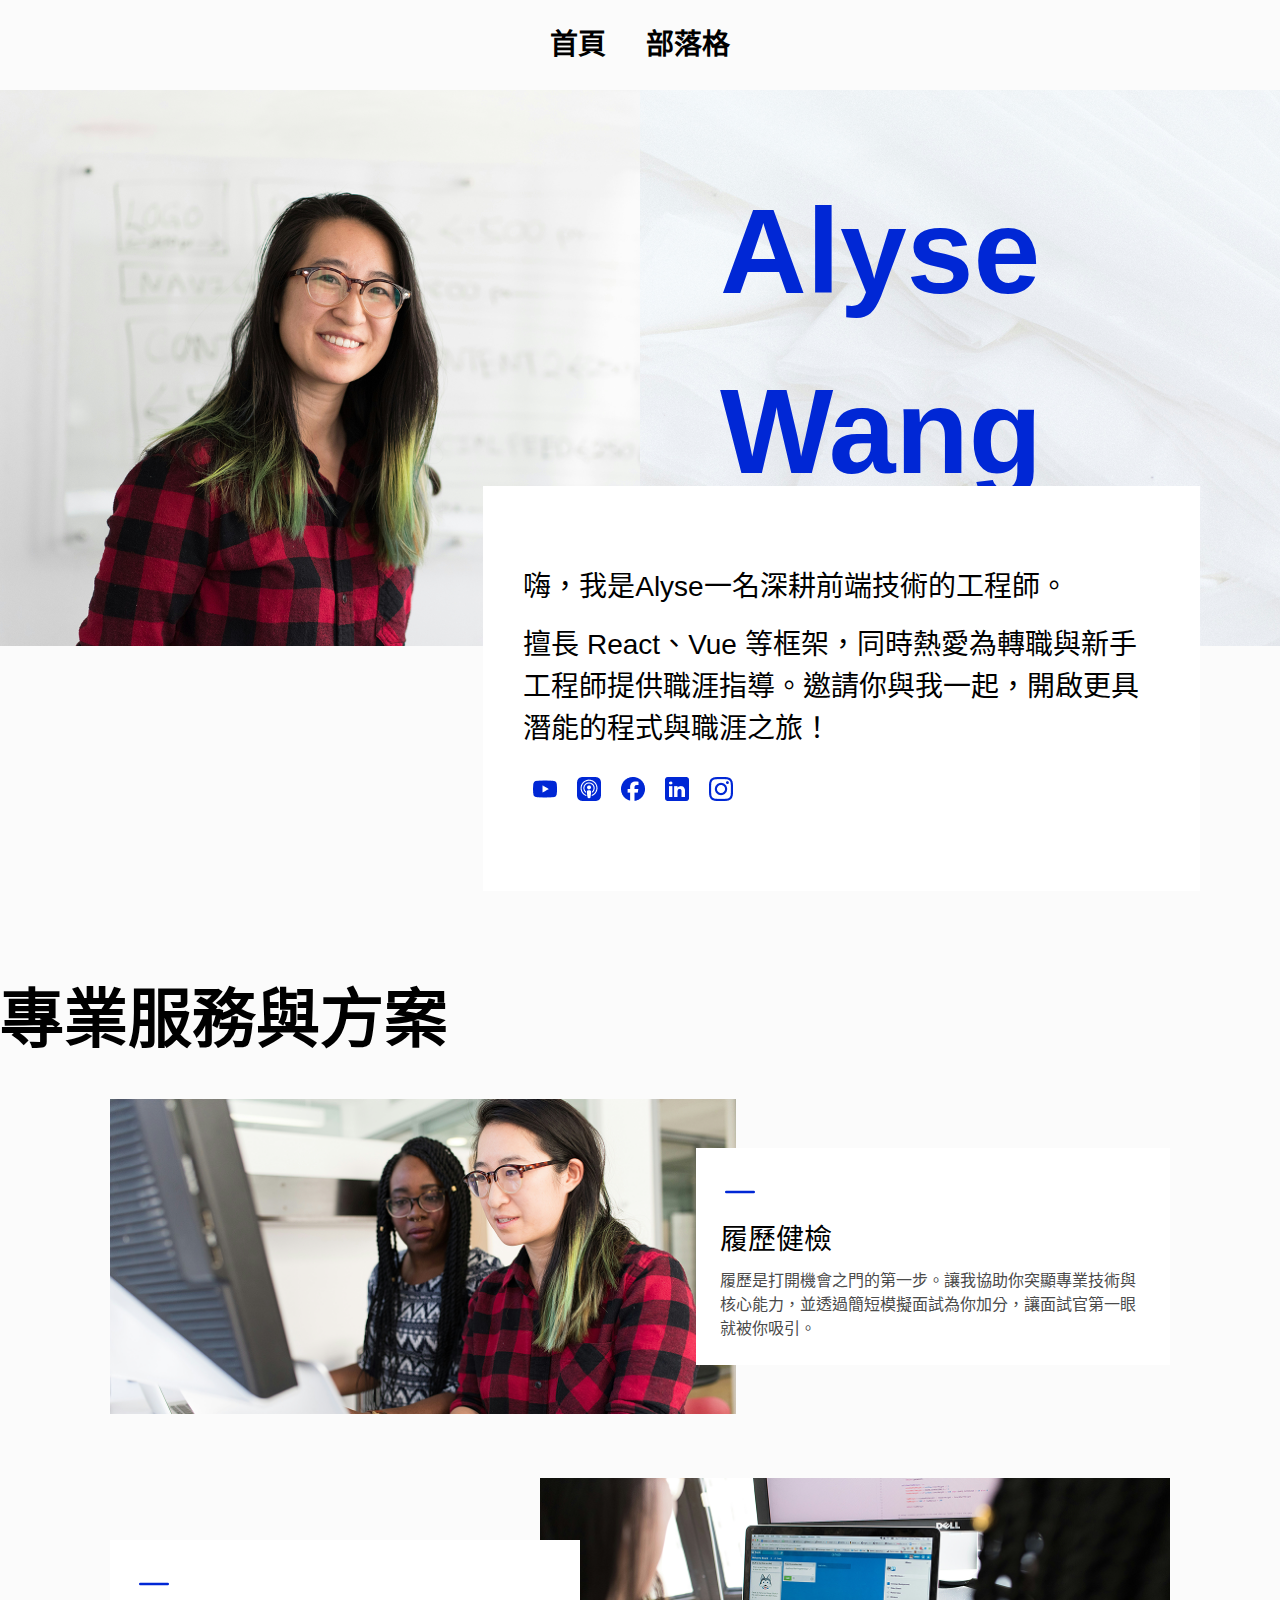
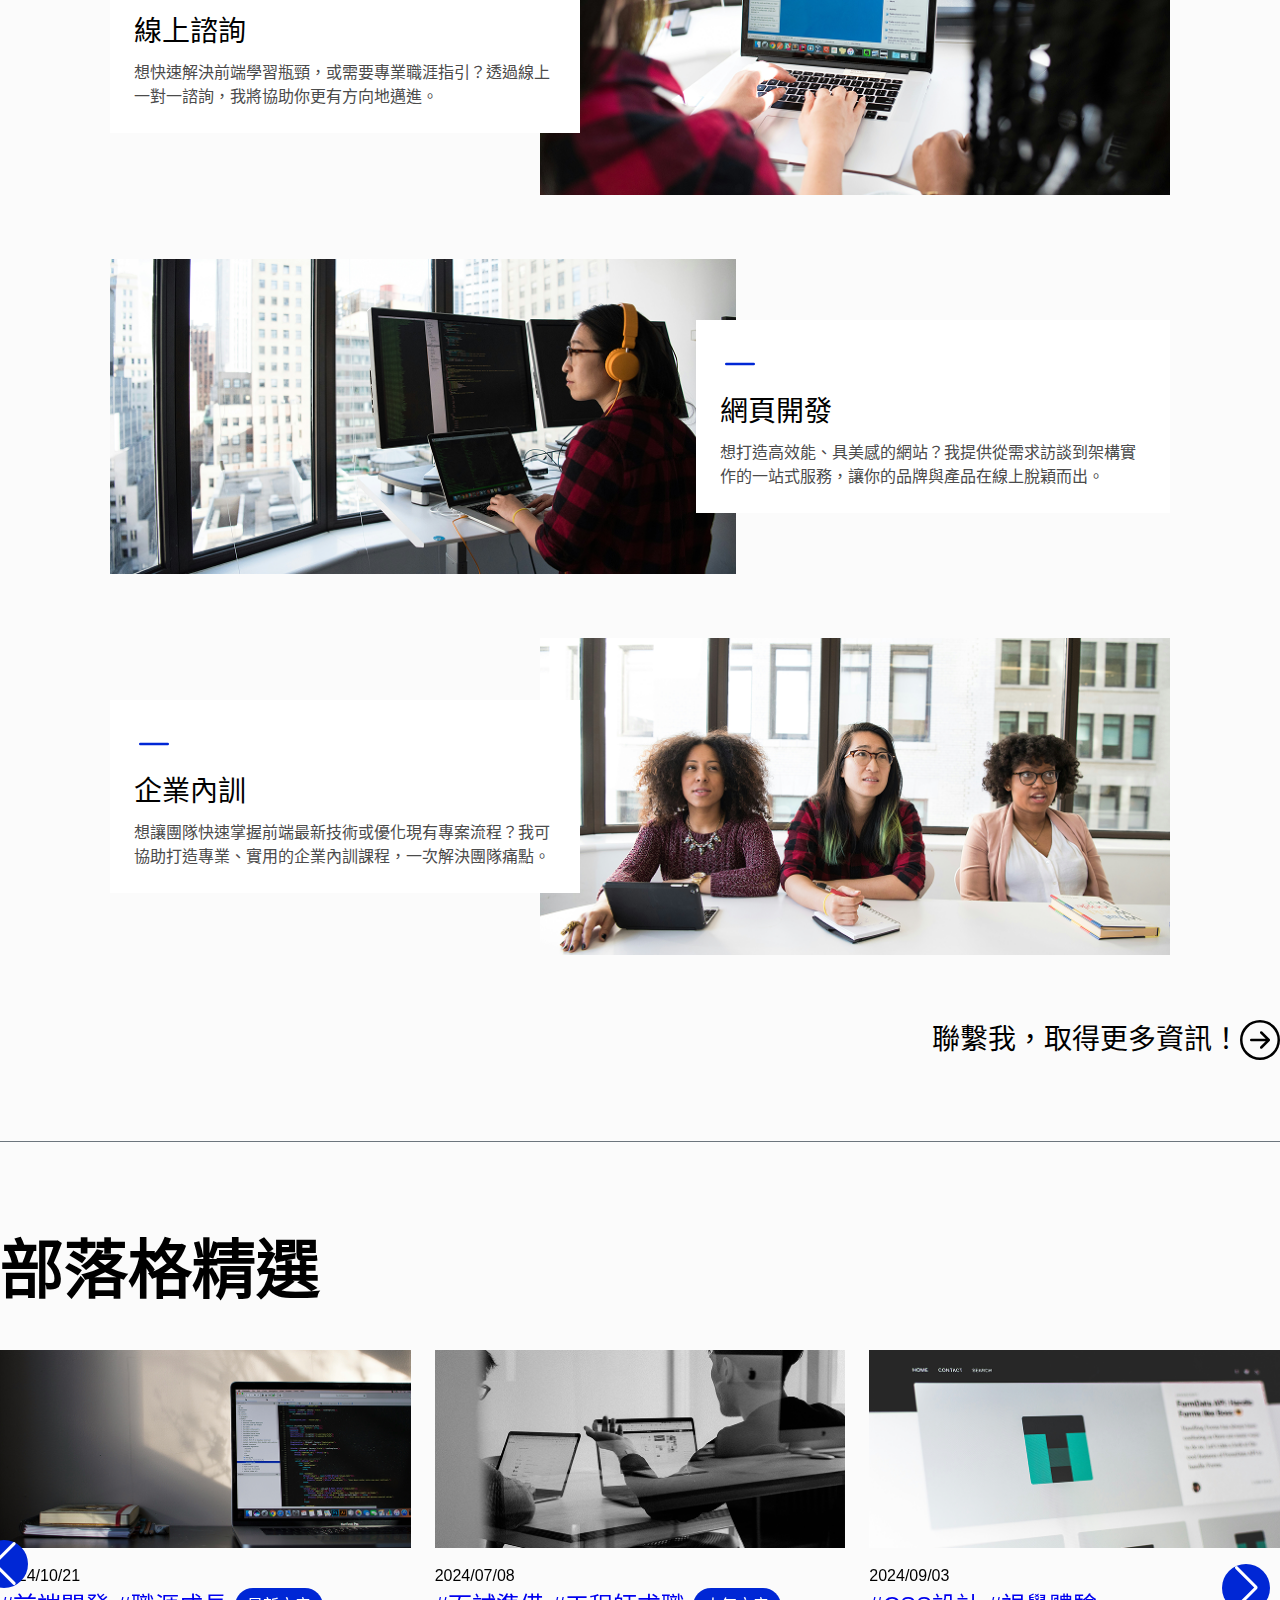
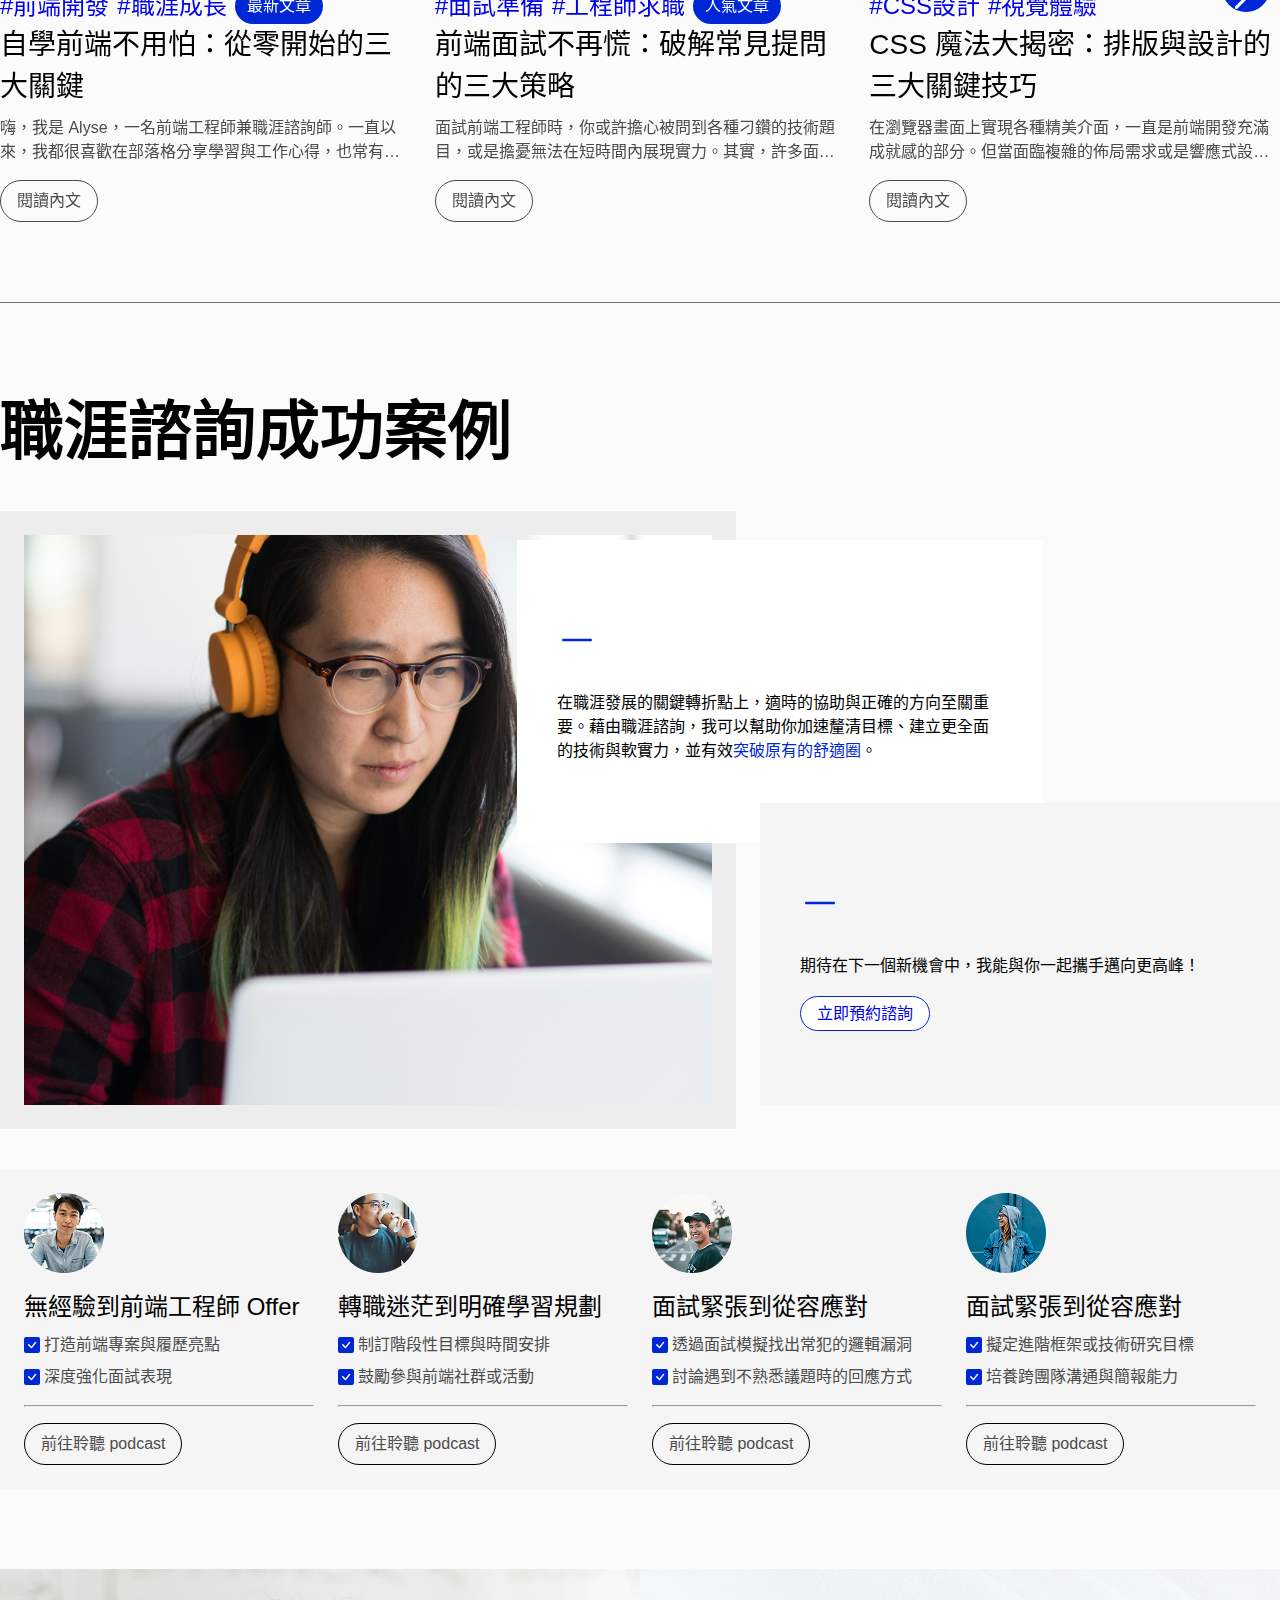
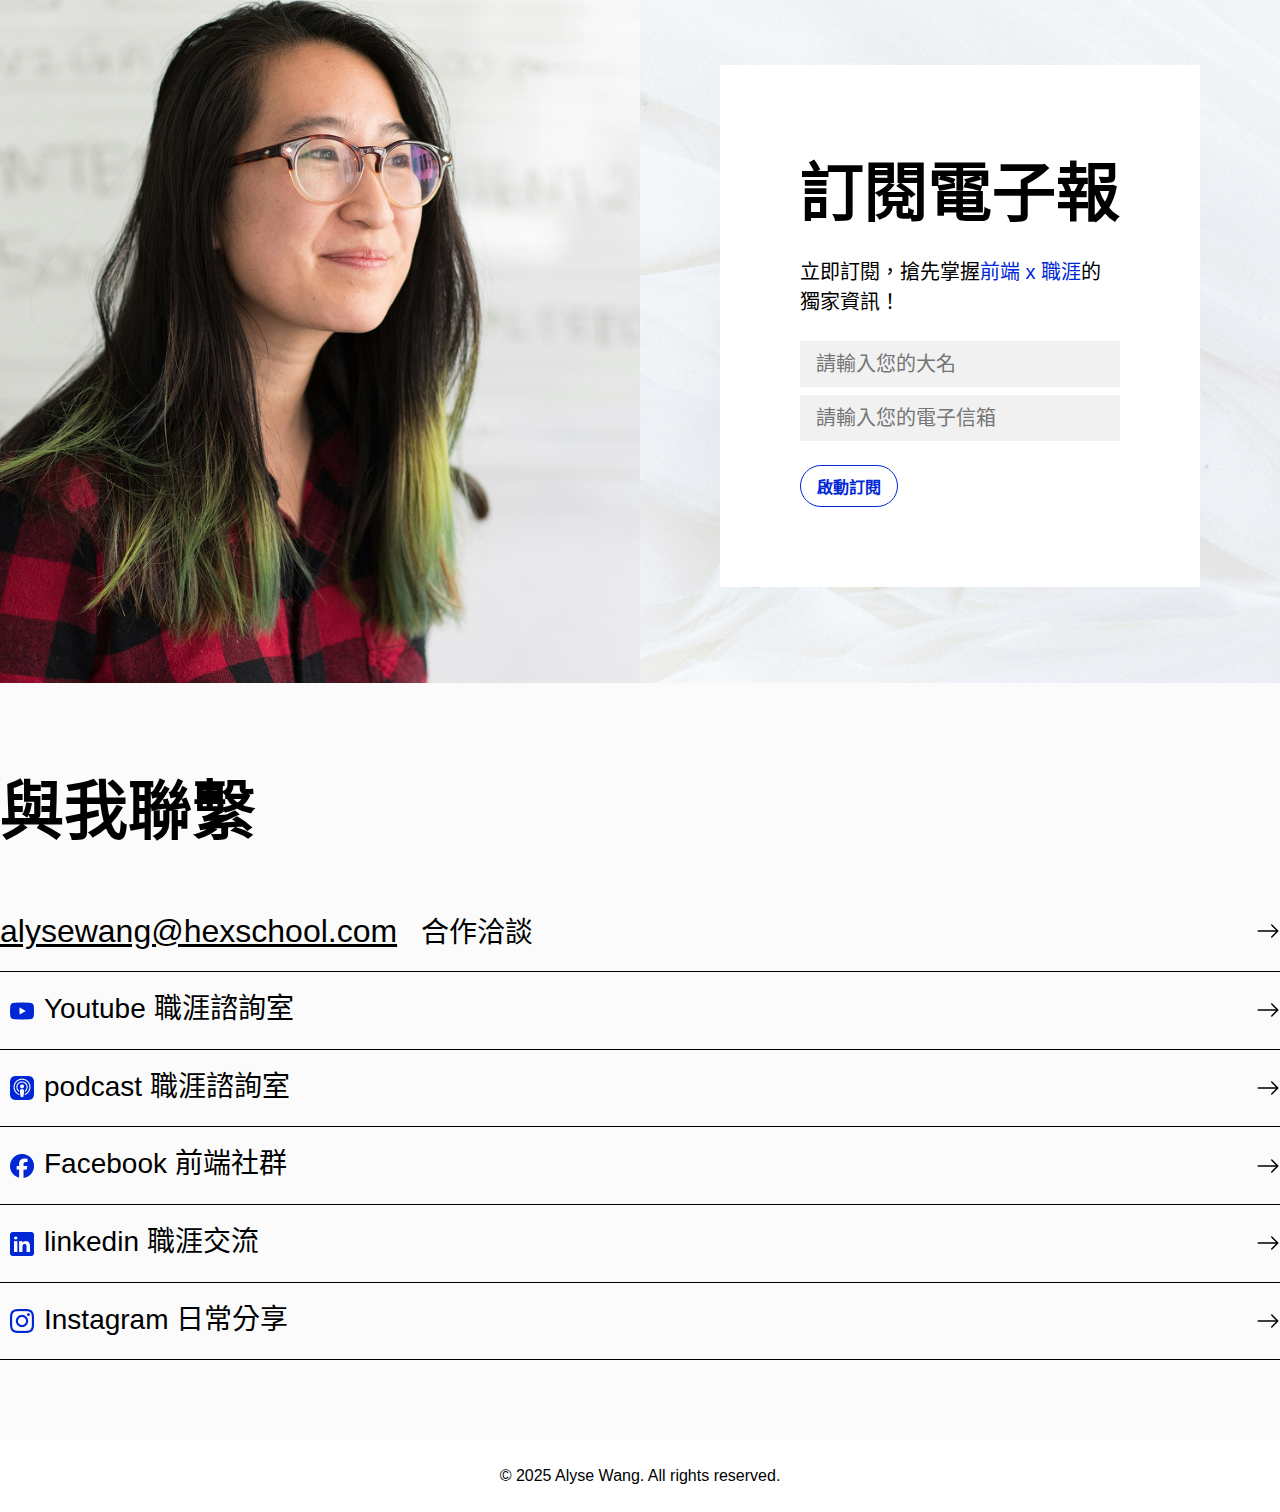
<file: index.html>
<!DOCTYPE html>
<html lang="zh-tw">
<head>
    <meta charset="UTF-8">
    <meta name="viewport" content="width=device-width, initial-scale=1">
    <title>Home | 米粒品牌網站．偽</title>
    <link rel="stylesheet" href="css/style.css">
    <link rel="stylesheet" href="https://cdn.jsdelivr.net/npm/swiper@11/swiper-bundle.min.css"/>
</head>
<body>

    <div class="wrap">
        <header>
            <ul class="nav">
                <li><a href="#">首頁</a></li>
                <li><a href="blog.html">部落格</a></li>
            </ul>
            <div class="banner">
                <img src="img/Hero_Section.png" alt="" class="bn_box1">
                <div class="bn bn_box2 pd-b">
                    <h1>Alyse Wang</h1>
                    <p>前端工程師 & 職涯諮詢師</p>
                </div>
            </div>
            <div class="main_about">
                <p>嗨，我是Alyse一名深耕前端技術的工程師。</p>
                <p>擅長 React、Vue 等框架，同時熱愛為轉職與新手工程師提供職涯指導。邀請你與我一起，開啟更具潛能的程式與職涯之旅！</p>
                <ul class="icon_list">
                    <li>
                        <a href="#"><img src="img/onlyIcon.png" alt="youtube"></a>
                    </li>
                    <li>
                        <a href="#"><img src="img/onlyIcon-1.png" alt="Podcasts"></a>
                    </li>
                    <li>
                        <a href="#"><img src="img/onlyIcon-2.png" alt="facebook"></a>
                    </li>
                    <li>
                        <a href="#"><img src="img/icons8-linkedin 1.png" alt="linkedin"></a>
                    </li>
                    <li>
                        <a href="#"><img src="img/onlyIcon-3.png" alt="linkedin"></a>
                    </li>
                </ul>
            </div>
        </header>
        <div class="container">
            <div class="section section01">
                <div class="content">
                <h2>專業服務與方案</h2>
                <ul>
                    <li class="odd">
                        <div class="list_img">
                            <img src="img/photo.png" alt="Resume Checkup">
                        </div>
                        <div class="txt_box">
                            <svg xmlns="http://www.w3.org/2000/svg" width="16" height="16" fill="currentColor" class="bi bi-dash-lg text-success" viewBox="0 0 16 16">
  <path fill-rule="evenodd" d="M2 8a.5.5 0 0 1 .5-.5h11a.5.5 0 0 1 0 1h-11A.5.5 0 0 1 2 8Z"/>
</svg>
                            <h3>履歷健檢</h3>
                            <p>履歷是打開機會之門的第一步。讓我協助你突顯專業技術與核心能力，並透過簡短模擬面試為你加分，讓面試官第一眼就被你吸引。</p>
                        </div>
                    </li>
                    <li class="even">
                        <div class="list_img">
                            <img src="img/photo2.png" alt="Online consultation">
                        </div>
                        <div class="txt_box">
                            <svg xmlns="http://www.w3.org/2000/svg" width="16" height="16" fill="currentColor" class="bi bi-dash-lg text-success" viewBox="0 0 16 16">
  <path fill-rule="evenodd" d="M2 8a.5.5 0 0 1 .5-.5h11a.5.5 0 0 1 0 1h-11A.5.5 0 0 1 2 8Z"/>
</svg>
                            <h3>線上諮詢</h3>
                            <p>想快速解決前端學習瓶頸，或需要專業職涯指引？透過線上一對一諮詢，我將協助你更有方向地邁進。</p>
                        </div>
                    </li>
                    <li class="odd">
                        <div class="list_img">
                            <img src="img/photo3.png" alt="Web Development">
                        </div>
                        <div class="txt_box">
                            <svg xmlns="http://www.w3.org/2000/svg" width="16" height="16" fill="currentColor" class="bi bi-dash-lg text-success" viewBox="0 0 16 16">
  <path fill-rule="evenodd" d="M2 8a.5.5 0 0 1 .5-.5h11a.5.5 0 0 1 0 1h-11A.5.5 0 0 1 2 8Z"/>
</svg>
                            <h3>網頁開發</h3>
                            <p>想打造高效能、具美感的網站？我提供從需求訪談到架構實作的一站式服務，讓你的品牌與產品在線上脫穎而出。</p>
                        </div>
                    </li>
                    <li class="even">
                        <div class="list_img">
                            <img src="img/photo4.png" alt="In-house training">
                        </div>
                        <div class="txt_box">
                            <svg xmlns="http://www.w3.org/2000/svg" width="16" height="16" fill="currentColor" class="bi bi-dash-lg text-success" viewBox="0 0 16 16">
  <path fill-rule="evenodd" d="M2 8a.5.5 0 0 1 .5-.5h11a.5.5 0 0 1 0 1h-11A.5.5 0 0 1 2 8Z"/>
</svg>
                            <h3>企業內訓</h3>
                            <p>想讓團隊快速掌握前端最新技術或優化現有專案流程？我可協助打造專業、實用的企業內訓課程，一次解決團隊痛點。</p>
                        </div>
                    </li>
                </ul>
                <a href="#">聯繫我，取得更多資訊！<svg xmlns="http://www.w3.org/2000/svg" width="16" height="16" fill="currentColor" class="bi bi-arrow-right-circle text-hover" viewBox="0 0 16 16">
  <path fill-rule="evenodd" d="M1 8a7 7 0 1 0 14 0A7 7 0 0 0 1 8zm15 0A8 8 0 1 1 0 8a8 8 0 0 1 16 0zM4.5 7.5a.5.5 0 0 0 0 1h5.793l-2.147 2.146a.5.5 0 0 0 .708.708l3-3a.5.5 0 0 0 0-.708l-3-3a.5.5 0 1 0-.708.708L10.293 7.5H4.5z"/>
</svg></a>
                </div>
            </div>
            <div class="section section02">
                <div class="content">
                    <h2>部落格精選</h2>
                    <div class="swiper">
                        <!-- Additional required wrapper -->
                        <div class="swiper-wrapper">
                            <!-- Slides -->
                            <div class="swiper-slide">
                                <img src="img/photo5.png" alt="">
                                <time class="data">2024/10/21</time>
                                <div class="hashtag">
                                    <span><a href="#">#前端開發</a></span>
                                    <span><a href="#">#職涯成長</a></span>
                                    <span class="span_spl">最新文章</span>
                                </div>
                                <h3>自學前端不用怕：從零開始的三大關鍵</h3>
                                <p class="txtBox">嗨，我是 Alyse，一名前端工程師兼職涯諮詢師。一直以來，我都很喜歡在部落格分享學習與工作心得，也常有讀者問：「我想轉職/自學前端，該從哪裡開始？」 其實自學的過程既自由又具挑戰性。我整理了三大關鍵，幫助你在短期內建立紮實基礎，並快速累積實戰經驗。希望能替你的前端之路帶來一些啟發與動力！</p>
                                <a href="#" class="btn_more">閱讀內文</a>
                            </div>
                            <div class="swiper-slide">
                                <img src="img/photo6.png" alt="">
                                <time class="data">2024/07/08</time>
                                <div class="hashtag">
                                    <span><a href="#">#面試準備</a></span>
                                    <span><a href="#">#工程師求職</a></span>
                                    <span class="span_spl">人氣文章</span>
                                </div>
                                <h3>前端面試不再慌：破解常見提問的三大策略</h3>
                                <p class="txtBox">面試前端工程師時，你或許擔心被問到各種刁鑽的技術題目，或是擔憂無法在短時間內展現實力。其實，許多面試官關注的重點並不僅是程式碼本身，更包含問題解決的流程與溝通能力。這篇文章將分享我在面試過程中常見的三大難題，以及如何以更具條理的方式回應，讓你在面試場合中脫穎而出。</p>
                                <a href="#" class="btn_more">閱讀內文</a>
                            </div>
                            <div class="swiper-slide">
                                <img src="img/photo7.png" alt="">
                                <time class="data">2024/09/03</time>
                                <div class="hashtag">
                                    <span><a href="#">#CSS設計</a></span>
                                    <span><a href="#">#視覺體驗</a></span>
                                </div>
                                <h3>CSS 魔法大揭密：排版與設計的三大關鍵技巧</h3>
                                <p class="txtBox">在瀏覽器畫面上實現各種精美介面，一直是前端開發充滿成就感的部分。但當面臨複雜的佈局需求或是響應式設計時，往往讓人抓破頭皮。這篇文章想跟大家分享我在實務專案中累積的三大技巧，幫助你更有效率地駕馭 CSS，打造兼具美感與功能性的網頁。</p>
                                <a href="#" class="btn_more">閱讀內文</a>
                            </div>
                            <div class="swiper-slide">
                                <img src="img/photo7.png" alt="">
                                <time class="data">2024/09/03</time>
                                <div class="hashtag">
                                    <span><a href="#">#CSS設計</a></span>
                                    <span><a href="#">#視覺體驗</a></span>
                                </div>
                                <h3>CSS 魔法大揭密：排版與設計的三大關鍵技巧</h3>
                                <p class="txtBox">在瀏覽器畫面上實現各種精美介面，一直是前端開發充滿成就感的部分。但當面臨複雜的佈局需求或是響應式設計時，往往讓人抓破頭皮。這篇文章想跟大家分享我在實務專案中累積的三大技巧，幫助你更有效率地駕馭 CSS，打造兼具美感與功能性的網頁。</p>
                                <a href="#" class="btn_more">閱讀內文</a>
                            </div>
                        </div>
                        <!-- If we need navigation buttons -->
                        <div class="swiper-button-prev"></div>
                        <div class="swiper-button-next"></div>
                    </div>
                </div>
            </div>
            <div class="section section03">
                <div class="content">
                    <h2>職涯諮詢成功案例</h2>
                    <div class="case_top">
                        <div class="case_top_img">
                            <img src="img/photo8.png" alt="">
                        </div>
                        <div class="case_top_case">
                            <div class="txt_box block01">
                                <svg xmlns="http://www.w3.org/2000/svg" width="16" height="16" fill="currentColor" class="bi bi-dash-lg text-success" viewBox="0 0 16 16">
    <path fill-rule="evenodd" d="M2 8a.5.5 0 0 1 .5-.5h11a.5.5 0 0 1 0 1h-11A.5.5 0 0 1 2 8Z"/>
    </svg>
                                <p>在職涯發展的關鍵轉折點上，適時的協助與正確的方向至關重要。藉由職涯諮詢，我可以幫助你加速釐清目標、建立更全面的技術與軟實力，並有效<span class="key_points">突破原有的舒適圈</span>。</p>
                            </div>
                            <div class="txt_box block02">
                                <svg xmlns="http://www.w3.org/2000/svg" width="16" height="16" fill="currentColor" class="bi bi-dash-lg text-success" viewBox="0 0 16 16">
    <path fill-rule="evenodd" d="M2 8a.5.5 0 0 1 .5-.5h11a.5.5 0 0 1 0 1h-11A.5.5 0 0 1 2 8Z"/>
    </svg>
                                <p>期待在下一個新機會中，我能與你一起攜手邁向更高峰！</p>
                                <a href="#" class="btn_reserve">立即預約諮詢</a>
                            </div>
                        </div>
                    </div>
                    <ul class="case_down">
                        <li>
                            <img src="img/people.png" alt="member01">
                            <h4>無經驗到前端工程師 Offer</h4>
                            <p><svg xmlns="http://www.w3.org/2000/svg" width="16" height="16" fill="currentColor" class="bi bi-check-square-fill" viewBox="0 0 16 16">
  <path d="M2 0a2 2 0 0 0-2 2v12a2 2 0 0 0 2 2h12a2 2 0 0 0 2-2V2a2 2 0 0 0-2-2H2zm10.03 4.97a.75.75 0 0 1 .011 1.05l-3.992 4.99a.75.75 0 0 1-1.08.02L4.324 8.384a.75.75 0 1 1 1.06-1.06l2.094 2.093 3.473-4.425a.75.75 0 0 1 1.08-.022z"/>
</svg>打造前端專案與履歷亮點</p>
                            <p><svg xmlns="http://www.w3.org/2000/svg" width="16" height="16" fill="currentColor" class="bi bi-check-square-fill" viewBox="0 0 16 16">
                            <path d="M2 0a2 2 0 0 0-2 2v12a2 2 0 0 0 2 2h12a2 2 0 0 0 2-2V2a2 2 0 0 0-2-2H2zm10.03 4.97a.75.75 0 0 1 .011 1.05l-3.992 4.99a.75.75 0 0 1-1.08.02L4.324 8.384a.75.75 0 1 1 1.06-1.06l2.094 2.093 3.473-4.425a.75.75 0 0 1 1.08-.022z"/>
                            </svg>深度強化面試表現</p>
                            <hr>
                            <a href="#" class="listen_podcast">前往聆聽 podcast</a>
                        </li>
                        <li>
                            <img src="img/people2.png" alt="member02">
                            <h4>轉職迷茫到明確學習規劃</h4>
                            <p><svg xmlns="http://www.w3.org/2000/svg" width="16" height="16" fill="currentColor" class="bi bi-check-square-fill" viewBox="0 0 16 16">
  <path d="M2 0a2 2 0 0 0-2 2v12a2 2 0 0 0 2 2h12a2 2 0 0 0 2-2V2a2 2 0 0 0-2-2H2zm10.03 4.97a.75.75 0 0 1 .011 1.05l-3.992 4.99a.75.75 0 0 1-1.08.02L4.324 8.384a.75.75 0 1 1 1.06-1.06l2.094 2.093 3.473-4.425a.75.75 0 0 1 1.08-.022z"/>
</svg>制訂階段性目標與時間安排</p>
                            <p><svg xmlns="http://www.w3.org/2000/svg" width="16" height="16" fill="currentColor" class="bi bi-check-square-fill" viewBox="0 0 16 16">
                            <path d="M2 0a2 2 0 0 0-2 2v12a2 2 0 0 0 2 2h12a2 2 0 0 0 2-2V2a2 2 0 0 0-2-2H2zm10.03 4.97a.75.75 0 0 1 .011 1.05l-3.992 4.99a.75.75 0 0 1-1.08.02L4.324 8.384a.75.75 0 1 1 1.06-1.06l2.094 2.093 3.473-4.425a.75.75 0 0 1 1.08-.022z"/>
                            </svg>鼓勵參與前端社群或活動</p>
                            <hr>
                            <a href="#" class="listen_podcast">前往聆聽 podcast</a>
                        </li>
                        <li>
                            <img src="img/people3.png" alt="member03">
                            <h4>面試緊張到從容應對</h4>
                            <p><svg xmlns="http://www.w3.org/2000/svg" width="16" height="16" fill="currentColor" class="bi bi-check-square-fill" viewBox="0 0 16 16">
  <path d="M2 0a2 2 0 0 0-2 2v12a2 2 0 0 0 2 2h12a2 2 0 0 0 2-2V2a2 2 0 0 0-2-2H2zm10.03 4.97a.75.75 0 0 1 .011 1.05l-3.992 4.99a.75.75 0 0 1-1.08.02L4.324 8.384a.75.75 0 1 1 1.06-1.06l2.094 2.093 3.473-4.425a.75.75 0 0 1 1.08-.022z"/>
</svg>透過面試模擬找出常犯的邏輯漏洞</p>
                            <p><svg xmlns="http://www.w3.org/2000/svg" width="16" height="16" fill="currentColor" class="bi bi-check-square-fill" viewBox="0 0 16 16">
                            <path d="M2 0a2 2 0 0 0-2 2v12a2 2 0 0 0 2 2h12a2 2 0 0 0 2-2V2a2 2 0 0 0-2-2H2zm10.03 4.97a.75.75 0 0 1 .011 1.05l-3.992 4.99a.75.75 0 0 1-1.08.02L4.324 8.384a.75.75 0 1 1 1.06-1.06l2.094 2.093 3.473-4.425a.75.75 0 0 1 1.08-.022z"/>
                            </svg>討論遇到不熟悉議題時的回應方式</p>
                            <hr>
                            <a href="#" class="listen_podcast">前往聆聽 podcast</a>
                        </li>
                        <li>
                            <img src="img/people4.png" alt="member04">
                            <h4>面試緊張到從容應對</h4>
                            <p><svg xmlns="http://www.w3.org/2000/svg" width="16" height="16" fill="currentColor" class="bi bi-check-square-fill" viewBox="0 0 16 16">
  <path d="M2 0a2 2 0 0 0-2 2v12a2 2 0 0 0 2 2h12a2 2 0 0 0 2-2V2a2 2 0 0 0-2-2H2zm10.03 4.97a.75.75 0 0 1 .011 1.05l-3.992 4.99a.75.75 0 0 1-1.08.02L4.324 8.384a.75.75 0 1 1 1.06-1.06l2.094 2.093 3.473-4.425a.75.75 0 0 1 1.08-.022z"/>
</svg>擬定進階框架或技術研究目標</p>
                            <p><svg xmlns="http://www.w3.org/2000/svg" width="16" height="16" fill="currentColor" class="bi bi-check-square-fill" viewBox="0 0 16 16">
                            <path d="M2 0a2 2 0 0 0-2 2v12a2 2 0 0 0 2 2h12a2 2 0 0 0 2-2V2a2 2 0 0 0-2-2H2zm10.03 4.97a.75.75 0 0 1 .011 1.05l-3.992 4.99a.75.75 0 0 1-1.08.02L4.324 8.384a.75.75 0 1 1 1.06-1.06l2.094 2.093 3.473-4.425a.75.75 0 0 1 1.08-.022z"/>
                            </svg>培養跨團隊溝通與簡報能力</p>
                            <hr>
                            <a href="#" class="listen_podcast">前往聆聽 podcast</a>
                        </li>
                    </ul>
                </div>
            </div>
            <div class="section section04">
                <img src="img/photo9.png" alt="" class="img_ph01">
                <div class="bn img_ph02">
                    <div class="newsletter">
                        <h2>訂閱電子報</h2>
                        <p class="text">立即訂閱，搶先掌握<span class="key_points">前端 x 職涯</span>的獨家資訊！</p>
                        <input type="text" name="name" placeholder="請輸入您的大名" class="cusName">
                        <input type="text" name="email" placeholder="請輸入您的電子信箱" class="email mg-b-24">
                        <input type="submit" value="啟動訂閱" class="btn_submit">
                    </div>
                </div>
            </div>
            <div class="section section05">
                <div class="content">
                    <h2>與我聯繫</h2>
                    <ul class="contact_Information">
                        <li>
                            <a href="mailto:alysewang@hexschool.com" class="link_list">
                                <div>
                                    <span class="p_email">alysewang@hexschool.com</span>
                                    <span>合作洽談</span>
                                </div>
                                <svg xmlns="http://www.w3.org/2000/svg" width="16" height="16" fill="currentColor" class="bi bi-arrow-right" viewBox="0 0 16 16">
  <path fill-rule="evenodd" d="M1 8a.5.5 0 0 1 .5-.5h11.793l-3.147-3.146a.5.5 0 0 1 .708-.708l4 4a.5.5 0 0 1 0 .708l-4 4a.5.5 0 0 1-.708-.708L13.293 8.5H1.5A.5.5 0 0 1 1 8z"/>
</svg>
                        </a>
                        </li>
                        <li>
                            <a href="#" class="link_list">
                                <div>
                                    <span class=""><img src="img/onlyIcon.png" alt="youtube">Youtube 職涯諮詢室</span>
                                </div>
                                <svg xmlns="http://www.w3.org/2000/svg" width="16" height="16" fill="currentColor" class="bi bi-arrow-right" viewBox="0 0 16 16">
  <path fill-rule="evenodd" d="M1 8a.5.5 0 0 1 .5-.5h11.793l-3.147-3.146a.5.5 0 0 1 .708-.708l4 4a.5.5 0 0 1 0 .708l-4 4a.5.5 0 0 1-.708-.708L13.293 8.5H1.5A.5.5 0 0 1 1 8z"/>
</svg>
                            </a>
                        </li>
                        <li>
                            <a href="#" class="link_list">
                                <div>
                                    <span class=""><img src="img/onlyIcon-1.png" alt="podcast">podcast 職涯諮詢室</span>
                                </div>
                                <svg xmlns="http://www.w3.org/2000/svg" width="16" height="16" fill="currentColor" class="bi bi-arrow-right" viewBox="0 0 16 16">
  <path fill-rule="evenodd" d="M1 8a.5.5 0 0 1 .5-.5h11.793l-3.147-3.146a.5.5 0 0 1 .708-.708l4 4a.5.5 0 0 1 0 .708l-4 4a.5.5 0 0 1-.708-.708L13.293 8.5H1.5A.5.5 0 0 1 1 8z"/>
</svg>
                            </a>
                        </li>
                        <li>
                            <a href="#" class="link_list">
                                <div>
                                    <span class=""><img src="img/onlyIcon-2.png" alt="Facebook">Facebook 前端社群</span>
                                </div>
                                <svg xmlns="http://www.w3.org/2000/svg" width="16" height="16" fill="currentColor" class="bi bi-arrow-right" viewBox="0 0 16 16">
  <path fill-rule="evenodd" d="M1 8a.5.5 0 0 1 .5-.5h11.793l-3.147-3.146a.5.5 0 0 1 .708-.708l4 4a.5.5 0 0 1 0 .708l-4 4a.5.5 0 0 1-.708-.708L13.293 8.5H1.5A.5.5 0 0 1 1 8z"/>
</svg>
                            </a>
                        </li>
                        <li>
                            <a href="#" class="link_list">
                                <div>
                                    <span class="#"><img src="img/icons8-linkedin 1.png" alt="linkedin">linkedin 職涯交流</span>
                                </div>
                                <svg xmlns="http://www.w3.org/2000/svg" width="16" height="16" fill="currentColor" class="bi bi-arrow-right" viewBox="0 0 16 16">
  <path fill-rule="evenodd" d="M1 8a.5.5 0 0 1 .5-.5h11.793l-3.147-3.146a.5.5 0 0 1 .708-.708l4 4a.5.5 0 0 1 0 .708l-4 4a.5.5 0 0 1-.708-.708L13.293 8.5H1.5A.5.5 0 0 1 1 8z"/>
</svg>
                            </a>
                        </li>
                        <li>
                            <a href="#" class="link_list">
                                <div>
                                    <span class="#"><img src="img/onlyIcon-3.png" alt="Instagram">Instagram 日常分享</span>
                                </div>
                                <svg xmlns="http://www.w3.org/2000/svg" width="16" height="16" fill="currentColor" class="bi bi-arrow-right" viewBox="0 0 16 16">
  <path fill-rule="evenodd" d="M1 8a.5.5 0 0 1 .5-.5h11.793l-3.147-3.146a.5.5 0 0 1 .708-.708l4 4a.5.5 0 0 1 0 .708l-4 4a.5.5 0 0 1-.708-.708L13.293 8.5H1.5A.5.5 0 0 1 1 8z"/>
</svg>
                            </a>
                        </li>
                    </ul>
                </div>
            </div>
        </div>
        <footer>
            <p>© 2025 Alyse Wang. All rights reserved.</p>
        </footer>
    </div>

<script src="https://cdn.jsdelivr.net/npm/swiper@11/swiper-bundle.min.js"></script>
<script>
    const swiper = new Swiper(".swiper", {
    slidesPerView: 3,
    spaceBetween: 24,
    loop: true,
    breakpoints: {
        375: {
        slidesPerView: 1,
        },
        576: {
        slidesPerView: 2,
        },
        1025: {
        slidesPerView: 3,
        },
    },
    navigation: {
        nextEl: ".slider-btn-next",
        prevEl: ".slider-btn-prev",
    },
});
</script>
</body>
</html>
</file>
<file: css/style.css>
/* http://meyerweb.com/eric/tools/css/reset/ 
   v2.0 | 20110126
   License: none (public domain)
*/

@import url("https://cdn.jsdelivr.net/npm/bootstrap-icons@1.13.1/font/bootstrap-icons.min.css");

html, body, div, span, applet, object, iframe,
h1, h2, h3, h4, h5, h6, p, blockquote, pre,
a, abbr, acronym, address, big, cite, code,
del, dfn, em, img, ins, kbd, q, s, samp,
small, strike, strong, sub, sup, tt, var,
b, u, i, center,
dl, dt, dd, ol, ul, li,
fieldset, form, label, legend,
table, caption, tbody, tfoot, thead, tr, th, td,
article, aside, canvas, details, embed, 
figure, figcaption, footer, header, hgroup, 
menu, nav, output, ruby, section, summary,
time, mark, audio, video {
    margin: 0;
    padding: 0;
    border: 0;
    font-size: 100%;
    font: inherit;
    vertical-align: baseline;
}
/* HTML5 display-role reset for older browsers */
article, aside, details, figcaption, figure, 
footer, header, hgroup, menu, nav, section {
	  display: block;
}
body {
	  line-height: 1;
}
ol, ul {
	  list-style: none;
}
blockquote, q {
	  quotes: none;
}
blockquote:before, blockquote:after,
q:before, q:after {
    content: '';
    content: none;
}
table {
    border-collapse: collapse;
    border-spacing: 0;
}

/* ================== style ================== */

*, *:before, *:after {box-sizing: border-box;}

:root {
    --cardText: #4B4B4B;
    --mainColor: #0027D5;
    --fontz20: 1.25rem;
    --fontz24: 1.5rem;
    --fontz28: 1.75rem;
    --fontz32: 2rem;
    --fontz48: 3rem;
    --fontz52: 3.25rem;
    --fontz64: 4rem;
    --fontw700: 700;
    --fontw900: 900;
}
.mg-b-24 {margin-bottom: 24px;}
.mg-r-8 {margin-right: 8px;}

a {
    text-decoration: none;
    transition: all .2s;
}
img {
  max-width: 100%;
  height: auto;
  object-fit: cover;
  vertical-align: middle;
}

body {
    background: #FBFBFB;
    font-family: "Noto Sans TC", sans-serif;
    font-weight: 500;
    line-height: 1.5;
}
.wrap {margin: 0 auto;}

/* =========== header ========== */
.nav {
    font-size: 175%;
    font-weight: 700;
    display: flex;
    justify-content: center;
    align-items: center;
}
.nav li{padding: 24px 20px;}
.nav a {color: #000;}
.nav a:hover {color: #757575;}
.banner { 
    width: 100%;
    display: flex;
}
.bn {width: 50%;}
.bn_box1 {
    width: 50%;
}
.bn_box2 {
    background: url(../img/Hero_Section2.png) no-repeat center / cover;
    color: var(--mainColor);
    display: flex;
    flex-direction: column;
    justify-content: center;
    padding: 0 80px;
}
.pd-b {padding: 0 0 0 80px;}
h1 {
    font-size: 7.5rem;
    font-weight: var(--fontw900);
    margin-bottom: 12px;
}
.bn_box2 p {font-size: var(--fontz28);}
.main_about {
    background: #fff;
    max-width: 56%;
    font-size: 175%;
    margin: -160px 80px 0 auto;
    padding: 80px 40px;
    position: relative;
    z-index: 1;
}
.main_about p {
    font-size: var(--fontz28);
    margin-bottom: 16px;
}
.icon_list {display: flex;}
@media screen and (max-width: 1024px) {
    .pd-b {padding: 0 0 0 30px;}
    h1 {font-size: 3.5rem;}
    .main_about {
        max-width: 65%;
        font-size: var(--fontz24);
        margin: -100px 80px 0 auto;
        padding: 40px 24px;
    }
    
}

@media screen and (max-width: 430px) {
    .banner {flex-direction: column;}
    .bn, .bn_box1 {width: 100%;}
    .bn_box2 {padding: 24px;}
    .pd-b {padding: 24px 24px 200px;}
    h1 {font-size: var(--fontz52);}
    .main_about {
        max-width: 93.6%;
        font-size: var(--fontz24);
        margin: -160px auto 0;
    }
    .main_about p {font-size: var(--fontz24);}
    .icon_list {gap: 4px;}

}




/* =========== container ========== */
.container {margin: 0 auto;}
h2 {
    font-size: var(--fontz64);
    font-weight: var(--fontw700);
    margin-bottom: 32px;
}
h3 {
    font-size: var(--fontz28);
    margin-bottom: 8px;
}
.content {
    max-width: 1296px;
    margin: 0 auto;
    padding: 80px 0;
    display: flex;
    flex-direction: column;
}

@media screen and (max-width: 1024px) {
    h2 {font-size: var(--fontz48);}
    .content {max-width: 90%;}
}

@media screen and (max-width: 430px) {
    h2 {font-size: var(--fontz48);}
    .content {
        max-width: 93.6%;
        padding: 64px 0;
    }
}



/* ======== section01 ======= */
.section01 ul {padding: 0 110px;}
.section01 li {
    margin-bottom: 64px;
    display: flex;
    align-items: center;
}
.section01 .even {flex-direction: row-reverse;}
.odd .list_img {
    width: 59.1%;
    margin-right: -40px;
}
.even .list_img {margin-left: -40px;}
.section01 li .txt_box {
    background: #fff;
    width: calc(40.9% + 40px);
    padding: 24px;
    position: relative;
    z-index: 1;
}
.bi-dash-lg {
    width: 40px;
    height: 40px;
}
.text-success {color: var(--mainColor);}
.section01 p {color: #4B4B4B;}
.section01 a {
    font-size: var(--fontz28);
    color: #000;
    text-align: right;
    display: flex;
    justify-content: flex-end;
    align-items: center;
    position: relative;
}
.bi-arrow-right-circle {
    width: 40px;
    height: 40px;
}
.section01 a:hover {color: #676767;}

@media screen and (max-width: 1024px) {
    .section01 ul {padding: 0 60px;}
}

@media screen and (max-width: 430px) {
    .section01 ul {padding: 0;}
    .section01 li {
        margin-bottom: 32px;
        flex-direction: column;
    }
    .section01 .even {flex-direction: column;}
    .odd .list_img {
        width: 100%;
        margin-right: 0px;
    }
    .even .list_img {margin-left: 0px;}
    .section01 li .txt_box {width: 100%;}
    .section01 a {
        flex-direction: column;
        align-items: flex-end;
        gap: 8px;
    }
}


/* ======== section02 ======= */
.section02 {
    border-top: 1px solid #6C757D;
    border-bottom: 1px solid #6C757D;
}
.section02 .content {
    max-width: 1432px;
    padding: 80px 0;
    position: relative;
}
.section02 .swiper {width: 100%;}
.swiper-slide img {
    margin-bottom: 16px;
}
.section02 .swiper-button-prev,
.section02 .swiper-button-next {
  position: absolute;
  background-color: #0027D5;
  color: white;
  border-radius: 50%;
  padding: 24px;
}
/* 左箭頭移到卡片外側 */
.section02 .swiper-button-prev {
  top: 50%;
  transform: translateY(-50%);
  left: -20px; 
  /* 半顆圓往外 */
}

@media screen and (max-width: 1024px) {
    .section02 .content {max-width: 90%;}
}

@media screen and (max-width: 430px) {

}


/* ======== section03 ======= */
.case_top {
    margin-bottom: 40px;
    display: flex;
}
.case_top_img {
    background: #EDEDED;
    width: 57.5%;
    height: 100%;
    padding: 24px;
}
.case_top_case {
    width: calc(100% - 57.5%);
    padding: 29px 0 0 0;
}
.section03 .txt_box {
    padding: 80px 40px;
    position: relative;
    z-index: 1;
}
.section03 .bi-dash-lg {margin-bottom: 24px;}
.key_points {color: var(--mainColor);}
.block01 {
    background: #fff;
    max-width: 526px;
    /* max-width: calc(42.5% + 219px); */
    margin-left: -219px;
}
.block02 {
    background: #F5F5F5;
    max-width: 526px;
    /* max-width: calc(42.5% - 219px - 24px); */
    margin-left: 24px;
    margin-top: -40px;
}
.block02 p {margin-bottom: 24px;}
.btn_reserve {
    background: #fff;
    border: 1px solid var(--mainColor);
    border-radius: 40px;
    padding: 8px 16px;
}
.btn_reserve:hover {
    background: var(--mainColor);
    color: #fff;
}
.case_down {
    background: #F5F5F5;
    padding: 24px;
    display: flex;
    gap: 24px;
}
.case_down li {width: 25%;}
.case_down img {margin-bottom: 16px;}
.case_down h4 {
    font-size: var(--fontz24);
    margin-bottom: 8px;
}
.case_down p {
    color: #4B4B4B;
    margin-bottom: 8px;
    display: flex;
    align-items: center;
}
.bi-check-square-fill {
    color: var(--mainColor);
    margin-right: 4px;
}
hr {margin: 16px 0;}
.listen_podcast {
    color: #4B4B4B;
    border: 1px solid #000;
    border-radius: 40px;
    padding: 8px 16px;
    display: inline-block;
}
.listen_podcast:hover {
    background: #4B4B4B;
    color: #fff;
}

@media screen and (max-width: 1024px) {
    .section03 .txt_box {padding: 60px 24px;}
    .block01 {
        max-width: 480px;
        margin-left: -120px;
    }
    .block02 {
        max-width: 480px;
        margin-left: -70px;
        margin-top: -20px;
    }
    .case_down h4 {font-size: var(--fontz20);}
    .case_down p {align-items: flex-start;}
}

@media screen and (max-width: 430px) {
    .case_top {flex-direction: column;}
    .case_top_img {width: 100%;}
    .case_top_case {
        width: 100%;
        padding: 0;
    }
    .section03 .txt_box {padding: 40px 24px;}
    .block01 {
        max-width: 100%;
        margin-bottom: 12px;
        margin-left: 0px;
    }
    .block02 {
        max-width: 100%;
        margin-left: 0;
        margin-top: 0;
    }
    .case_down {flex-direction: column;}
    .case_down li {width: 100%;}
    .case_down h4 {font-size: var(--fontz24);}

}


/* ======== section04 ======= */
.section04 { display: flex;}
.img_ph01 {width: 50%;}
.img_ph02 {
    background: url(../img/Hero_Section2.png) no-repeat center / cover;
    display: flex;
    justify-content: center;
    align-items: center;
    /* padding: 172px 80px; */
    padding: 6rem 5rem;
}
.newsletter {
    background: #fff;
    width: 100%;
    padding: 80px;
}
.newsletter h2 {margin-bottom: 16px;}
.newsletter p {
    font-size: var(--fontz20);
    margin-bottom: 24px;
}
.cusName, .email {
    background: #F1F1F1;
    width: 100%;
    height: 46px;
    font-size: var(--fontz20);
    color: #4B4B4B;
    border: none;
    padding: 8px 16px;
}
.cusName {margin-bottom: 8px;}
.btn_submit {
    background: #fff;
    color: var(--mainColor);
    font-size: 1rem;
    font-weight: var(--fontw700);
    padding: 8px 16px;
    border: 1px solid var(--mainColor);
    border-radius: 40px;
    cursor: pointer;
}
.btn_submit:hover, .btn_submit:focus {
    background: var(--mainColor);
    color: #fff;
}

@media screen and (max-width: 1024px) {
    .newsletter h2 {font-size: var(--fontz28);}
    .img_ph02 {padding: 4rem 2.8rem;}
    .newsletter {padding: 40px;}
}

@media screen and (max-width: 430px) {
    .section04 {flex-direction: column;}
    .img_ph01 {width: 100%;}
    .img_ph02 {padding: 12px;}
    .newsletter {padding: 40px 24px;}
    .newsletter h2 {font-size: var(--fontz48);}

}


/* ======== section05 ======= */
.contact_Information li {
    font-size: var(--fontz28);
    border-bottom: 1px solid #000;
}
.contact_Information a {
    color: #000;
    padding: 16px 0;
    display: flex;
    justify-content: space-between;
    align-items: center;  
}
.contact_Information a:hover {background: #ececec;}
.p_email {
    font-size: var(--fontz32);
    text-decoration: underline;
    margin-right: 16px;
}
.bi-arrow-right {
    width: 24px;
    height: 24px;
}

@media screen and (max-width: 430px) {
    .contact_Information a {
        padding: 24px 0 16px;
        flex-direction: column;
        align-items: flex-start;
        gap: 8px;
    }
    .p_email {
        font-size: var(--fontz24);
        margin-bottom: 8px;
        display: block;
    }
}



/* ======== blog ======= */
.new_blog {
    width: 100%;
    border: 1px solid #6C757D;
    display: flex;
    justify-content: space-between;
}
.new_blog_ph, .new_blog_content {
    width: calc((100% - 24px) / 2);
}
.new_blog_content {
    padding: 40px 0;
    display: flex;
    flex-direction: column;
    justify-content: center;
}
.text_block {
    max-width: 67.1%;
    color: var(--cardText);
    margin-bottom: 16px;
    display: -webkit-box;
    -webkit-box-orient: vertical;
    -webkit-line-clamp: 2;
    overflow: hidden;
}
.new_blog .btn_more {
    text-align: center;
    padding: 8px 16px;
    display: inline-block;
}

.blog {
    max-width: 1296px;
    margin: 80px auto;
}
.search {
    display: flex;
    align-items: center;
}
.search_bar {
    width: 416px;
    border: none;
    border: 1px solid #4B4B4B;
    border-radius: 40px;
    padding: 16px 16px 16px 50px;
}
.bi-search {
    width: 24px;
    height: 24px;
    position: absolute;
    transform: translateX(16px);
}

.card_list {
    margin: 0 auto;
    padding: 40px 0;
    display: flex;
    flex-wrap: wrap;
    gap: 80px 24px;
}
.card_list li {width: calc((100% - 24px * 2) / 3);}
.card_list img {
    width: 100%;
    margin-bottom: 16px;
}
.hashtag {
    color: var(--mainColor);
    font-size: 1.5rem;
    font-weight: 500;
    display: flex;
    align-items: center;
}
.hashtag a {margin-right: 8px;}
.hashtag a:hover {color: #0b71ff;}
.hashtag .span_spl {
    background: var(--mainColor);
    font-size: 1rem;
    color: #fff;
    border-radius: 40px;
    padding: 6px 12px;
}
.card_list h3 {
    font-size: var(--fontz28);
    font-weight: var(--fontw700);
    margin-bottom: 8px;
}
.txtBox {
    color: var(--cardText);
    margin-bottom: 16px;
    display: -webkit-box;
    -webkit-box-orient: vertical;
    -webkit-line-clamp: 2;
    overflow: hidden;
}
a.btn_more {
    color: var(--cardText);
    border: 1px solid var(--cardText);
    border-radius: 40px;
    padding: 8px 16px;
    display: inline-block;
}
a.btn_more:hover {
    background: var(--cardText);
    color: #fff;
}

.Page_navigation {
    max-width: 328px;
    margin: 0 auto 80px;
}
.pagination {
    background: #fff;
    margin: 0 auto;
    border-radius: 40px;
    padding: 16px 20px;
    display: flex;
    align-items: center;
}
.page-item {
    width: 40px;
    height: 40px;
    display: flex;
    justify-content: center;
    align-items: center;
}
.page-link {color: #4B4B4B;}
.page-link:hover, .page-link:active {
    color: var(--mainColor);
}

@media screen and (max-width: 1024px) {
    .search {padding: 0 5%;}
    .card_list {
        max-width: 100%;
        padding: 40px 20px;
        gap: 80px 24px;
    }
    .card_list li {width: calc((100% - 24px) / 2);}

}

@media screen and (max-width: 430px) {
    .new_blog {flex-direction: column;}
    .new_blog_ph, .new_blog_content {width: 100%;}
    .new_blog_content {
        padding: 48px 12px;
    }
    .text_block {max-width: 100%;}
    .blog {
        max-width: 93.6%;
        margin: 64px auto;
    }   
    .search {padding: 0;}
    .search_bar {width: 100%;}
    .card_list {
        margin-bottom: 40px;
        padding: 40px 0 0;
        justify-content: center;
        gap: 32px 0px;
    }
    .card_list li {width: 100%;}

}



/* =========== footer ========== */
footer {background: #fff;}
footer p {
    text-align: center;
    padding: 24px 0;
}
</file>
